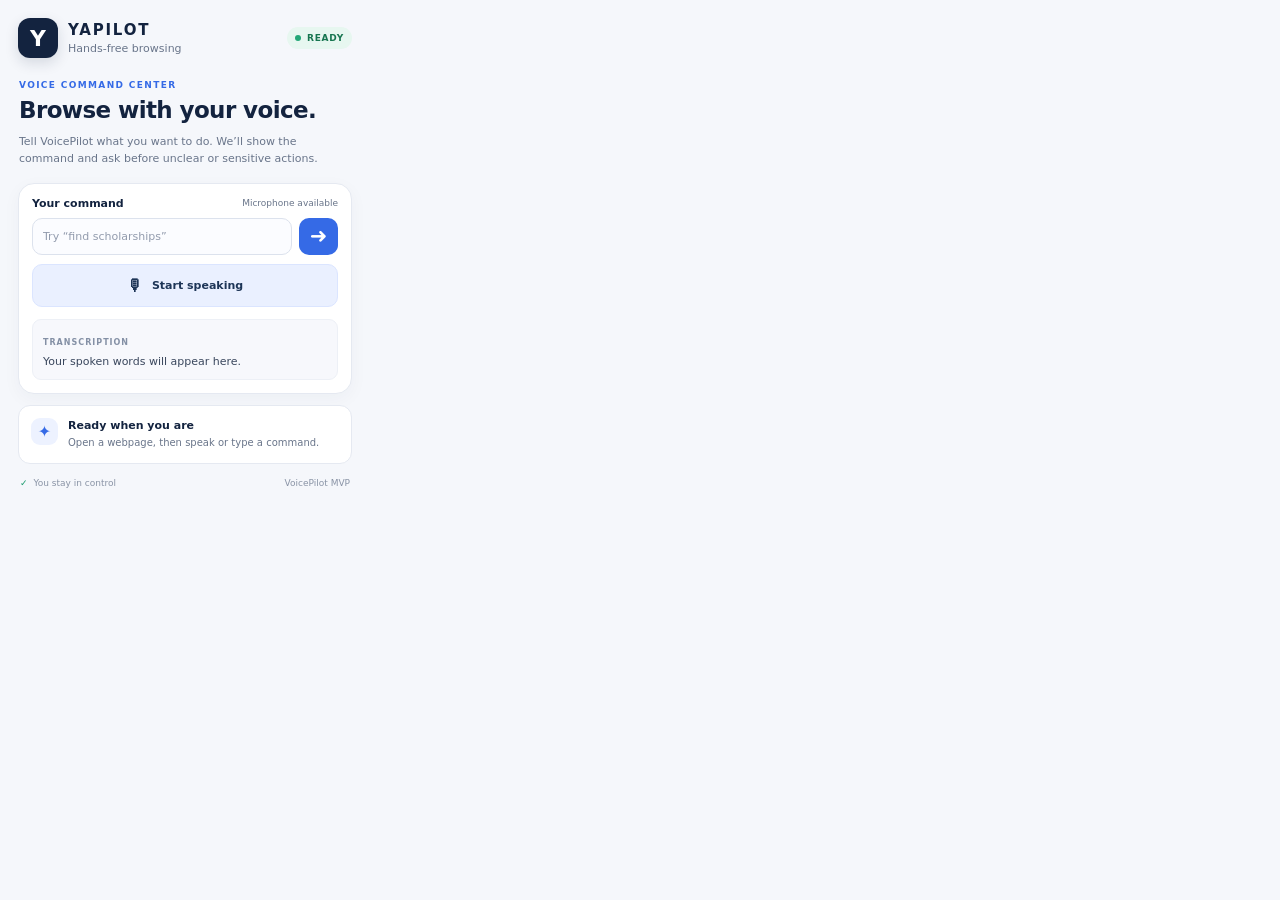
<file: voicepilot-popup/popup.html>
<!doctype html>
<html lang="en">
<head>
  <meta charset="UTF-8">
  <meta name="viewport" content="width=device-width, initial-scale=1.0">
  <title>YAPILOT — VoicePilot</title>
  <link rel="stylesheet" href="popup.css">
</head>
<body>
  <main class="app">
    <header class="topbar">
      <div class="brand-mark" aria-hidden="true">Y</div>
      <div>
        <h1>YAPILOT</h1>
        <p class="subtitle">Hands-free browsing</p>
      </div>
      <span class="live-pill"><span class="live-dot"></span> READY</span>
    </header>

    <section class="intro">
      <p class="eyebrow">VOICE COMMAND CENTER</p>
      <h2>Browse with your voice.</h2>
      <p class="intro-copy">Tell VoicePilot what you want to do. We’ll show the command and ask before unclear or sensitive actions.</p>
    </section>

    <section class="voice-panel" aria-labelledby="command-heading">
      <div class="panel-heading">
        <label id="command-heading" for="commandInput">Your command</label>
        <span id="speechSupport" class="support-note">Checking microphone…</span>
      </div>

      <div class="input-row">
        <input id="commandInput" type="text" autocomplete="off"
          placeholder='Try “find scholarships”'
          aria-label="Type a browser command">
        <button id="sendButton" class="send-button" type="button" aria-label="Send typed command" title="Send command">➜</button>
      </div>

      <button id="micButton" class="mic-button" type="button">
        <span class="mic-icon" aria-hidden="true">🎙</span>
        <span id="micButtonText">Start speaking</span>
      </button>

      <div class="transcript-box" aria-live="polite" aria-atomic="true">
        <span class="transcript-label">TRANSCRIPTION</span>
        <p id="transcriptText">Your spoken words will appear here.</p>
      </div>
    </section>

    <section class="status-card" aria-live="polite" aria-atomic="true">
      <div id="statusIcon" class="status-icon" aria-hidden="true">✦</div>
      <div class="status-content">
        <p id="statusTitle" class="status-title">Ready when you are</p>
        <p id="statusMessage" class="status-message">Open a webpage, then speak or type a command.</p>
      </div>
    </section>

    <section id="choiceSection" class="choice-section hidden">
      <p class="section-label">WHICH ONE DID YOU MEAN?</p>
      <div id="choiceList" class="choice-list"></div>
    </section>

    <section id="confirmationSection" class="confirmation-section hidden">
      <p class="section-label">CONFIRM ACTION</p>
      <p id="confirmationText" class="confirmation-text">This action needs your confirmation.</p>
      <div class="confirmation-actions">
        <button id="confirmButton" class="confirm-button" type="button">Yes, continue</button>
        <button id="cancelButton" class="cancel-button" type="button">Cancel</button>
      </div>
    </section>

    <footer>
      <span><span class="footer-shield">✓</span> You stay in control</span>
      <span>VoicePilot MVP</span>
    </footer>
  </main>
  <script src="popup.js"></script>
</body>
</html>
</file>
<file: voicepilot-popup/popup.css>
:root {
  color-scheme: light;
  --navy: #13233f;
  --navy-2: #1d3557;
  --blue: #356ae6;
  --blue-light: #eaf0ff;
  --orange: #ff7a45;
  --ink: #172033;
  --muted: #69758a;
  --line: #e5e9f1;
  --surface: #ffffff;
  --bg: #f5f7fb;
  --green: #1f9d70;
  --red: #c24141;
  font-family: Inter, ui-sans-serif, system-ui, -apple-system, BlinkMacSystemFont, "Segoe UI", sans-serif;
}
* { box-sizing: border-box; }
body { margin: 0; width: 370px; min-height: 560px; background: var(--bg); color: var(--ink); }
button, input { font: inherit; }
button { cursor: pointer; }
button:focus-visible, input:focus-visible { outline: 3px solid #9db7ff; outline-offset: 2px; }
.app { padding: 18px; }
.topbar { display: flex; align-items: center; gap: 10px; }
.brand-mark { width: 40px; height: 40px; display: grid; place-items: center; border-radius: 12px; background: var(--navy); color: white; font-size: 22px; font-weight: 800; box-shadow: 0 5px 14px #13233f24; }
h1 { margin: 0; color: var(--navy); font-size: 15px; letter-spacing: 1.8px; font-weight: 850; }
.subtitle { margin: 3px 0 0; color: var(--muted); font-size: 11px; }
.live-pill { margin-left: auto; display: flex; align-items: center; gap: 6px; background: #e7f7f0; color: #177650; padding: 6px 8px; border-radius: 20px; font-size: 9px; font-weight: 800; letter-spacing: .7px; }
.live-dot { width: 6px; height: 6px; border-radius: 50%; background: #24a777; }
.intro { padding: 22px 1px 16px; }
.eyebrow, .section-label { margin: 0 0 7px; color: var(--blue); font-size: 9px; font-weight: 850; letter-spacing: 1.35px; }
.intro h2 { margin: 0; color: var(--navy); font-size: 23px; line-height: 1.2; letter-spacing: -.6px; }
.intro-copy { margin: 8px 0 0; color: var(--muted); font-size: 11px; line-height: 1.55; }
.voice-panel { background: var(--surface); border: 1px solid var(--line); border-radius: 16px; padding: 13px; box-shadow: 0 5px 18px #1d35570a; }
.panel-heading { display: flex; align-items: center; justify-content: space-between; gap: 8px; margin-bottom: 8px; }
.panel-heading label { font-size: 11px; font-weight: 750; color: var(--navy); }
.support-note { font-size: 9px; color: var(--muted); }
.input-row { display: flex; gap: 7px; }
#commandInput { min-width: 0; flex: 1; border: 1px solid #dce2ed; border-radius: 10px; padding: 11px 10px; background: #fbfcff; color: var(--ink); font-size: 11px; }
#commandInput::placeholder { color: #929bad; }
.send-button { width: 39px; border: 0; border-radius: 10px; background: var(--blue); color: white; font-size: 21px; font-weight: 700; }
.send-button:hover { background: #2458cf; }
.mic-button { width: 100%; margin-top: 9px; padding: 11px; display: flex; justify-content: center; align-items: center; gap: 9px; border: 1px solid #dbe5ff; border-radius: 10px; background: var(--blue-light); color: var(--navy-2); font-size: 11px; font-weight: 750; }
.mic-button:hover { background: #dce6ff; }
.mic-button.listening { background: #fff0ed; color: #a83a25; border-color: #ffd2c8; }
.mic-button:disabled { opacity: .6; cursor: wait; }
.mic-icon { font-size: 16px; }
.transcript-box { margin-top: 12px; padding: 10px; border-radius: 9px; background: #f7f8fc; border: 1px solid #edf0f6; }
.transcript-label { color: #8490a5; font-size: 8px; font-weight: 850; letter-spacing: 1px; }
.transcript-box p { margin: 5px 0 0; color: #39465c; font-size: 11px; line-height: 1.4; overflow-wrap: anywhere; }
.status-card { display: flex; align-items: flex-start; gap: 10px; margin-top: 11px; padding: 12px; border-radius: 12px; border: 1px solid var(--line); background: white; }
.status-icon { flex: 0 0 27px; width: 27px; height: 27px; display: grid; place-items: center; border-radius: 9px; background: #edf2ff; color: var(--blue); font-weight: 900; }
.status-icon.success { background: #e7f7f0; color: var(--green); }
.status-icon.error { background: #fff0ef; color: var(--red); }
.status-icon.warning { background: #fff4df; color: #98620c; }
.status-title { margin: 1px 0 4px; color: var(--navy); font-size: 11px; font-weight: 800; }
.status-message { margin: 0; color: var(--muted); font-size: 10px; line-height: 1.45; overflow-wrap: anywhere; }
.choice-section, .confirmation-section { margin-top: 12px; padding: 12px; background: white; border: 1px solid var(--line); border-radius: 12px; }
.choice-list { display: grid; gap: 7px; }
.choice-button { width: 100%; padding: 9px 10px; text-align: left; border: 1px solid #dce4f4; border-radius: 9px; background: #f8faff; color: var(--navy); font-size: 10px; font-weight: 700; }
.choice-button:hover { border-color: var(--blue); background: var(--blue-light); }
.confirmation-text { margin: 0 0 10px; color: var(--muted); font-size: 11px; line-height: 1.45; }
.confirmation-actions { display: flex; gap: 8px; }
.confirmation-actions button { flex: 1; padding: 9px 7px; border-radius: 9px; font-size: 10px; font-weight: 800; }
.confirm-button { background: var(--navy); color: white; border: 1px solid var(--navy); }
.cancel-button { background: white; color: var(--muted); border: 1px solid var(--line); }
.hidden { display: none !important; }
footer { display: flex; justify-content: space-between; align-items: center; padding: 14px 2px 0; color: #8993a5; font-size: 9px; }
.footer-shield { color: var(--green); font-weight: 900; margin-right: 3px; }
</file>
